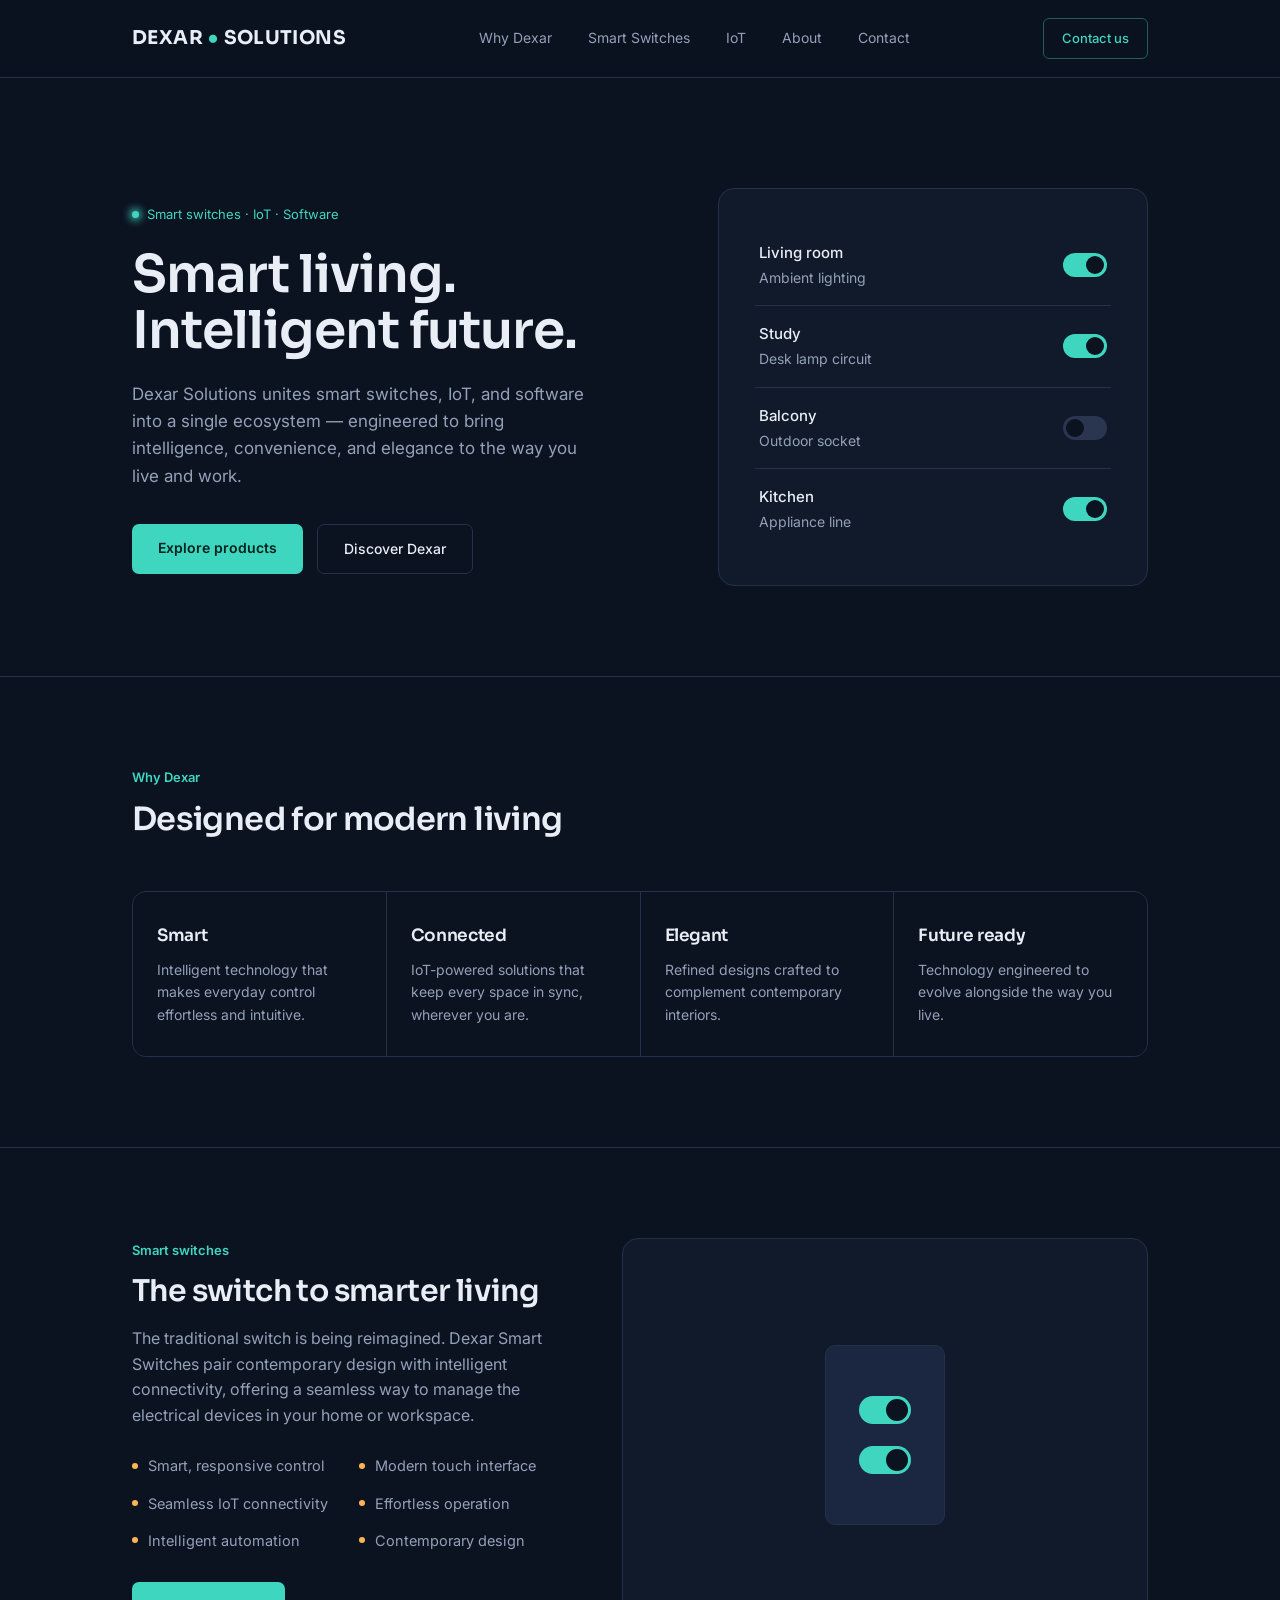
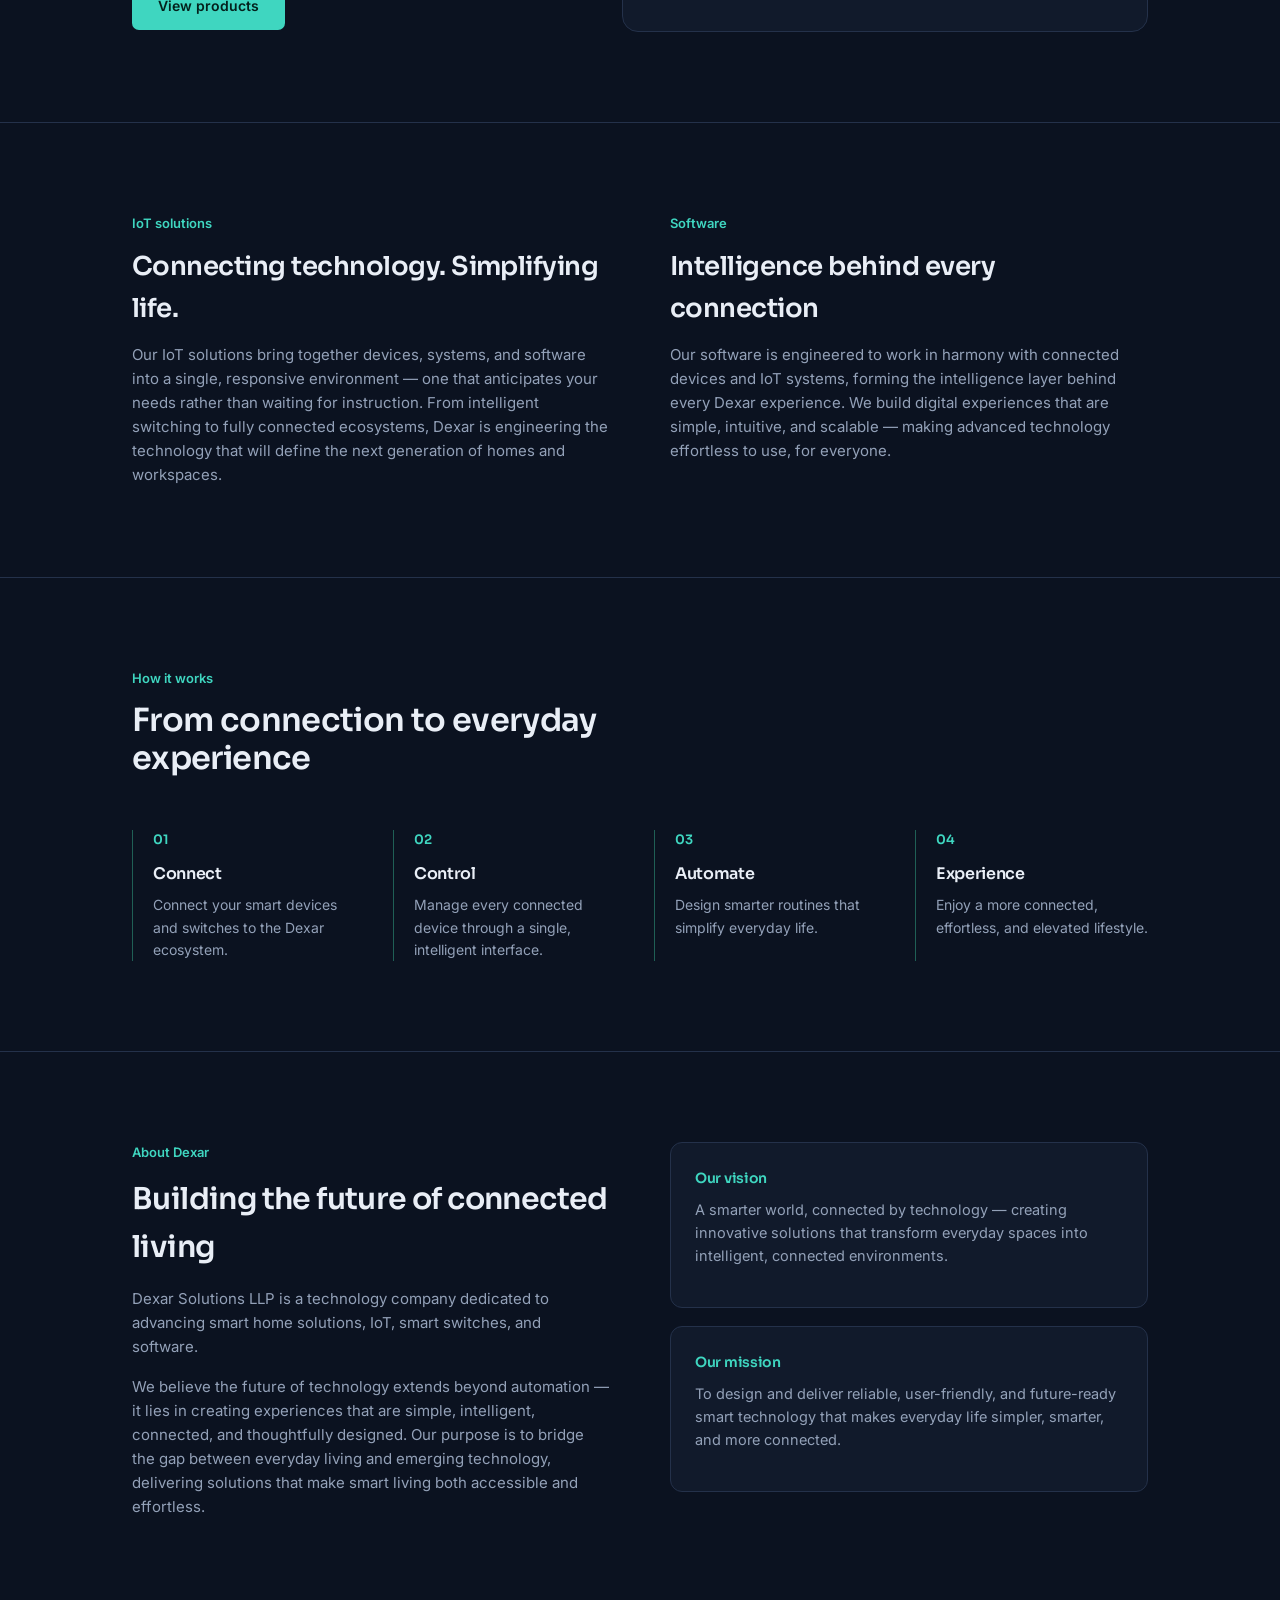
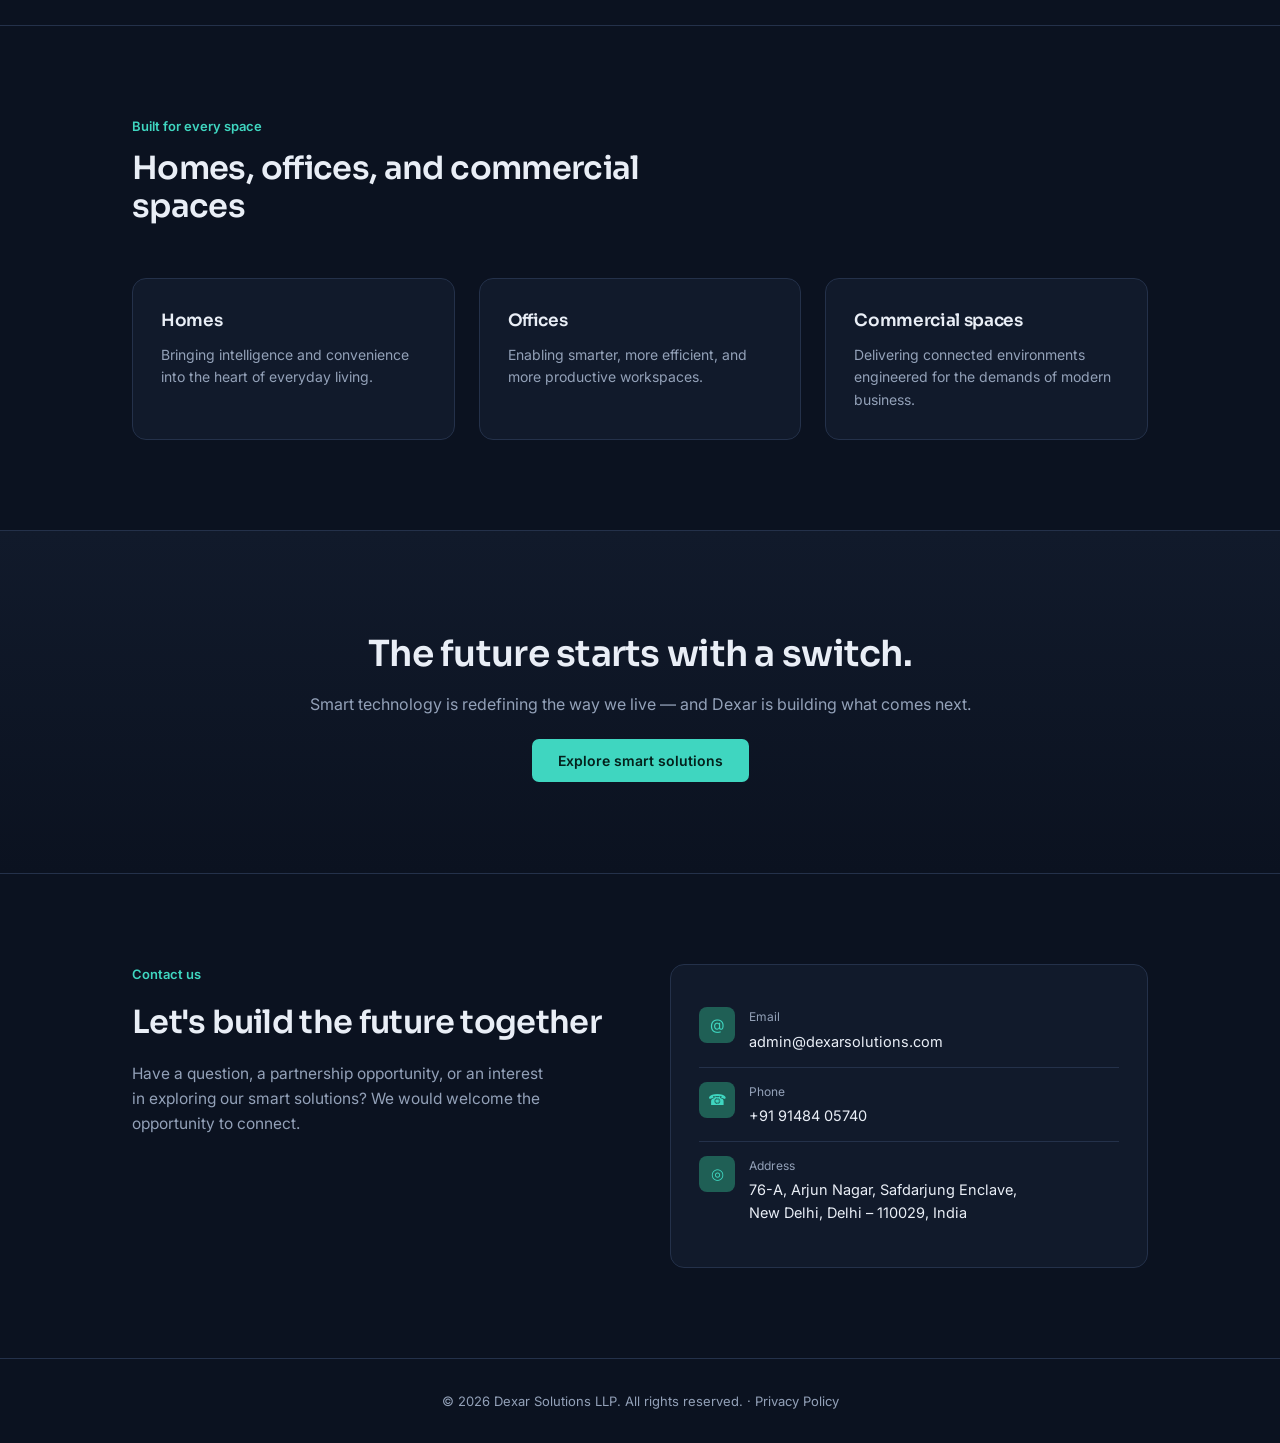
<file: index.html>
<!DOCTYPE html>
<html lang="en">
<head>
<meta charset="UTF-8">
<meta name="viewport" content="width=device-width, initial-scale=1.0">
<title>Dexar Solutions LLP — Smart Living. Intelligent Future.</title>
<link rel="preconnect" href="https://fonts.googleapis.com">
<link rel="preconnect" href="https://fonts.gstatic.com" crossorigin>
<link href="https://fonts.googleapis.com/css2?family=Sora:wght@400;500;600;700&family=Inter:wght@400;500;600&display=swap" rel="stylesheet">
<style>
  :root{
    --bg: #0B1220;
    --bg-alt: #111A2B;
    --card: #15203380;
    --line: #24314A;
    --text: #E9EEF6;
    --text-dim: #93A1B8;
    --accent: #3FD6C0;
    --accent-dim: #1F5F55;
    --amber: #FFB454;
  }
  *{box-sizing:border-box;margin:0;padding:0;}
  html{scroll-behavior:smooth;}
  body{
    background:var(--bg);
    color:var(--text);
    font-family:'Inter',sans-serif;
    line-height:1.6;
    font-size:16px;
  }
  h1,h2,h3{
    font-family:'Sora',sans-serif;
    font-weight:600;
    letter-spacing:-0.02em;
  }
  .wrap{max-width:1080px;margin:0 auto;padding:0 32px;}
  a{color:inherit;text-decoration:none;}

  /* nav */
  header{
    position:sticky;top:0;z-index:10;
    background:rgba(11,18,32,0.85);
    backdrop-filter:blur(10px);
    border-bottom:1px solid var(--line);
  }
  nav{
    display:flex;align-items:center;justify-content:space-between;
    padding:18px 32px;max-width:1080px;margin:0 auto;
  }
  .logo{font-family:'Sora',sans-serif;font-weight:700;font-size:19px;letter-spacing:0.02em;}
  .logo span{color:var(--accent);}
  .navlinks{display:flex;gap:36px;font-size:14px;color:var(--text-dim);}
  .navlinks a:hover{color:var(--text);}
  .navcta{
    border:1px solid var(--accent-dim);
    color:var(--accent);
    padding:9px 18px;
    border-radius:6px;
    font-size:13px;
    font-weight:500;
  }
  .navcta:hover{background:var(--accent-dim);}

  /* hero */
  .hero{
    padding:110px 0 90px;
    display:grid;
    grid-template-columns:1.1fr 0.9fr;
    gap:60px;
    align-items:center;
  }
  .eyebrow{
    display:inline-flex;align-items:center;gap:8px;
    font-size:13px;color:var(--accent);
    margin-bottom:22px;
  }
  .dot{width:7px;height:7px;border-radius:50%;background:var(--accent);box-shadow:0 0 8px 2px var(--accent);}
  .hero h1{font-size:52px;line-height:1.08;margin-bottom:22px;}
  .hero p{font-size:17px;color:var(--text-dim);max-width:460px;margin-bottom:34px;}
  .btnrow{display:flex;gap:14px;}
  .btn-primary{
    background:var(--accent);color:#04211C;font-weight:600;
    padding:13px 26px;border-radius:7px;font-size:14px;
  }
  .btn-primary:hover{background:#5FE3CF;}
  .btn-secondary{
    border:1px solid var(--line);color:var(--text);
    padding:13px 26px;border-radius:7px;font-size:14px;font-weight:500;
  }
  .btn-secondary:hover{border-color:var(--accent-dim);}

  /* hero switch graphic */
  .switch-panel{
    background:var(--bg-alt);
    border:1px solid var(--line);
    border-radius:16px;
    padding:36px;
  }
  .switch-row{
    display:flex;align-items:center;justify-content:space-between;
    padding:16px 4px;
    border-bottom:1px solid var(--line);
  }
  .switch-row:last-child{border-bottom:none;}
  .switch-label{font-size:14px;color:var(--text-dim);}
  .switch-label b{display:block;color:var(--text);font-size:15px;font-weight:500;margin-bottom:2px;}
  .toggle{width:44px;height:24px;border-radius:12px;position:relative;flex-shrink:0;}
  .toggle.on{background:var(--accent);}
  .toggle.off{background:#2A3650;}
  .toggle::after{
    content:'';position:absolute;top:3px;width:18px;height:18px;border-radius:50%;
    background:#0B1220;
  }
  .toggle.on::after{right:3px;}
  .toggle.off::after{left:3px;}

  /* section shell */
  section{padding:90px 0;border-top:1px solid var(--line);}
  .section-head{max-width:560px;margin-bottom:52px;}
  .kicker{color:var(--accent);font-size:13px;font-weight:600;margin-bottom:12px;}
  .section-head h2{font-size:32px;line-height:1.2;}
  .section-head p{color:var(--text-dim);margin-top:14px;font-size:16px;}

  /* why grid */
  .why-grid{display:grid;grid-template-columns:repeat(4,1fr);gap:1px;background:var(--line);border:1px solid var(--line);border-radius:14px;overflow:hidden;}
  .why-card{background:var(--bg);padding:30px 24px;}
  .why-card h3{font-size:17px;margin-bottom:10px;}
  .why-card p{font-size:14px;color:var(--text-dim);}

  /* switches feature */
  .feature{display:grid;grid-template-columns:0.9fr 1.1fr;gap:60px;align-items:center;}
  .feature-list{list-style:none;display:grid;grid-template-columns:1fr 1fr;gap:14px 24px;margin-top:26px;}
  .feature-list li{display:flex;align-items:center;gap:10px;font-size:14.5px;color:var(--text-dim);}
  .feature-list li::before{content:'';width:6px;height:6px;border-radius:50%;background:var(--amber);flex-shrink:0;}
  .feature-visual{
    background:var(--bg-alt);border:1px solid var(--line);border-radius:16px;
    aspect-ratio:4/3;display:flex;align-items:center;justify-content:center;position:relative;
  }
  .plate{
    width:120px;height:180px;background:#1B2740;border:1px solid var(--line);
    border-radius:10px;display:flex;flex-direction:column;align-items:center;justify-content:center;gap:22px;
  }
  .toggle-lg{width:52px;height:28px;border-radius:14px;background:var(--accent);position:relative;}
  .toggle-lg::after{content:'';position:absolute;top:3px;right:3px;width:22px;height:22px;border-radius:50%;background:#0B1220;}

  /* two col simple */
  .duo{display:grid;grid-template-columns:1fr 1fr;gap:60px;}
  .duo h2{font-size:26px;margin-bottom:14px;}
  .duo p{color:var(--text-dim);font-size:15px;}

  /* how it works */
  .steps{display:grid;grid-template-columns:repeat(4,1fr);gap:28px;}
  .step{border-left:1px solid var(--accent-dim);padding-left:20px;}
  .step-num{font-family:'Sora',sans-serif;color:var(--accent);font-size:13px;font-weight:600;margin-bottom:10px;}
  .step h3{font-size:16px;margin-bottom:8px;}
  .step p{font-size:14px;color:var(--text-dim);}

  /* about */
  .about-grid{display:grid;grid-template-columns:1fr 1fr;gap:60px;}
  .about-grid p{color:var(--text-dim);font-size:15px;margin-bottom:16px;}
  .vm-card{background:var(--bg-alt);border:1px solid var(--line);border-radius:12px;padding:24px;margin-bottom:18px;}
  .vm-card h3{font-size:14px;color:var(--accent);margin-bottom:8px;}
  .vm-card p{font-size:14.5px;color:var(--text-dim);}

  /* spaces */
  .spaces{display:grid;grid-template-columns:repeat(3,1fr);gap:24px;}
  .space-card{background:var(--bg-alt);border:1px solid var(--line);border-radius:14px;padding:28px;}
  .space-card h3{font-size:17px;margin-bottom:10px;}
  .space-card p{font-size:14px;color:var(--text-dim);}

  /* cta band */
  .cta-band{
    background:linear-gradient(180deg,var(--bg-alt),var(--bg));
    text-align:center;padding:100px 0;border-top:1px solid var(--line);
  }
  .cta-band h2{font-size:36px;max-width:640px;margin:0 auto 16px;line-height:1.25;}
  .cta-band p{color:var(--text-dim);margin-bottom:30px;}

  /* contact */
  .contact-grid{display:grid;grid-template-columns:1fr 1fr;gap:60px;align-items:start;}
  .contact-grid h2{font-size:32px;margin-bottom:14px;}
  .contact-grid > div:first-child p{color:var(--text-dim);font-size:15.5px;max-width:420px;}
  .contact-card{background:var(--bg-alt);border:1px solid var(--line);border-radius:14px;padding:28px;}
  .contact-row{display:flex;gap:14px;padding:14px 0;border-bottom:1px solid var(--line);}
  .contact-row:last-child{border-bottom:none;}
  .contact-row .ic{width:36px;height:36px;border-radius:8px;background:var(--accent-dim);color:var(--accent);display:flex;align-items:center;justify-content:center;font-size:15px;flex-shrink:0;}
  .contact-row .lab{font-size:12px;color:var(--text-dim);margin-bottom:3px;}
  .contact-row .val{font-size:14.5px;color:var(--text);}

  footer{border-top:1px solid var(--line);padding:32px 0;text-align:center;color:var(--text-dim);font-size:13px;}
  footer a:hover{color:var(--text);}

  @media(max-width:860px){
    .hero{grid-template-columns:1fr;padding-top:70px;}
    .hero h1{font-size:38px;}
    .why-grid{grid-template-columns:1fr 1fr;}
    .feature{grid-template-columns:1fr;}
    .duo{grid-template-columns:1fr;gap:20px;}
    .steps{grid-template-columns:1fr 1fr;}
    .about-grid{grid-template-columns:1fr;}
    .spaces{grid-template-columns:1fr;}
    .contact-grid{grid-template-columns:1fr;}
    .navlinks{display:none;}
  }
</style>
</head>
<body>

<header>
  <nav>
    <div class="logo">DEXAR <span>●</span> SOLUTIONS</div>
    <div class="navlinks">
      <a href="#why">Why Dexar</a>
      <a href="#switches">Smart Switches</a>
      <a href="#iot">IoT</a>
      <a href="#about">About</a>
      <a href="#contact">Contact</a>
    </div>
    <a href="#contact" class="navcta">Contact us</a>
  </nav>
</header>

<div class="wrap">
  <section class="hero" style="border-top:none;">
    <div>
      <div class="eyebrow"><span class="dot"></span>Smart switches · IoT · Software</div>
      <h1>Smart living.<br>Intelligent future.</h1>
      <p>Dexar Solutions unites smart switches, IoT, and software into a single ecosystem — engineered to bring intelligence, convenience, and elegance to the way you live and work.</p>
      <div class="btnrow">
        <a href="#switches" class="btn-primary">Explore products</a>
        <a href="#about" class="btn-secondary">Discover Dexar</a>
      </div>
    </div>
    <div class="switch-panel">
      <div class="switch-row">
        <div class="switch-label"><b>Living room</b>Ambient lighting</div>
        <div class="toggle on"></div>
      </div>
      <div class="switch-row">
        <div class="switch-label"><b>Study</b>Desk lamp circuit</div>
        <div class="toggle on"></div>
      </div>
      <div class="switch-row">
        <div class="switch-label"><b>Balcony</b>Outdoor socket</div>
        <div class="toggle off"></div>
      </div>
      <div class="switch-row">
        <div class="switch-label"><b>Kitchen</b>Appliance line</div>
        <div class="toggle on"></div>
      </div>
    </div>
  </section>
</div>

<section id="why">
  <div class="wrap">
    <div class="section-head">
      <div class="kicker">Why Dexar</div>
      <h2>Designed for modern living</h2>
    </div>
    <div class="why-grid">
      <div class="why-card">
        <h3>Smart</h3>
        <p>Intelligent technology that makes everyday control effortless and intuitive.</p>
      </div>
      <div class="why-card">
        <h3>Connected</h3>
        <p>IoT-powered solutions that keep every space in sync, wherever you are.</p>
      </div>
      <div class="why-card">
        <h3>Elegant</h3>
        <p>Refined designs crafted to complement contemporary interiors.</p>
      </div>
      <div class="why-card">
        <h3>Future ready</h3>
        <p>Technology engineered to evolve alongside the way you live.</p>
      </div>
    </div>
  </div>
</section>

<section id="switches">
  <div class="wrap">
    <div class="feature">
      <div>
        <div class="kicker">Smart switches</div>
        <h2 style="font-size:30px;line-height:1.25;">The switch to smarter living</h2>
        <p style="color:var(--text-dim);margin-top:16px;">The traditional switch is being reimagined. Dexar Smart Switches pair contemporary design with intelligent connectivity, offering a seamless way to manage the electrical devices in your home or workspace.</p>
        <ul class="feature-list">
          <li>Smart, responsive control</li>
          <li>Modern touch interface</li>
          <li>Seamless IoT connectivity</li>
          <li>Effortless operation</li>
          <li>Intelligent automation</li>
          <li>Contemporary design</li>
        </ul>
        <a href="#contact" class="btn-primary" style="display:inline-block;margin-top:30px;">View products</a>
      </div>
      <div class="feature-visual">
        <div class="plate">
          <div class="toggle-lg"></div>
          <div class="toggle-lg"></div>
        </div>
      </div>
    </div>
  </div>
</section>

<section id="iot">
  <div class="wrap">
    <div class="duo">
      <div>
        <div class="kicker">IoT solutions</div>
        <h2>Connecting technology. Simplifying life.</h2>
        <p>Our IoT solutions bring together devices, systems, and software into a single, responsive environment — one that anticipates your needs rather than waiting for instruction. From intelligent switching to fully connected ecosystems, Dexar is engineering the technology that will define the next generation of homes and workspaces.</p>
      </div>
      <div>
        <div class="kicker">Software</div>
        <h2>Intelligence behind every connection</h2>
        <p>Our software is engineered to work in harmony with connected devices and IoT systems, forming the intelligence layer behind every Dexar experience. We build digital experiences that are simple, intuitive, and scalable — making advanced technology effortless to use, for everyone.</p>
      </div>
    </div>
  </div>
</section>

<section>
  <div class="wrap">
    <div class="section-head">
      <div class="kicker">How it works</div>
      <h2>From connection to everyday experience</h2>
    </div>
    <div class="steps">
      <div class="step">
        <div class="step-num">01</div>
        <h3>Connect</h3>
        <p>Connect your smart devices and switches to the Dexar ecosystem.</p>
      </div>
      <div class="step">
        <div class="step-num">02</div>
        <h3>Control</h3>
        <p>Manage every connected device through a single, intelligent interface.</p>
      </div>
      <div class="step">
        <div class="step-num">03</div>
        <h3>Automate</h3>
        <p>Design smarter routines that simplify everyday life.</p>
      </div>
      <div class="step">
        <div class="step-num">04</div>
        <h3>Experience</h3>
        <p>Enjoy a more connected, effortless, and elevated lifestyle.</p>
      </div>
    </div>
  </div>
</section>

<section id="about">
  <div class="wrap">
    <div class="about-grid">
      <div>
        <div class="kicker">About Dexar</div>
        <h2 style="font-size:30px;margin-bottom:16px;">Building the future of connected living</h2>
        <p>Dexar Solutions LLP is a technology company dedicated to advancing smart home solutions, IoT, smart switches, and software.</p>
        <p>We believe the future of technology extends beyond automation — it lies in creating experiences that are simple, intelligent, connected, and thoughtfully designed. Our purpose is to bridge the gap between everyday living and emerging technology, delivering solutions that make smart living both accessible and effortless.</p>
      </div>
      <div>
        <div class="vm-card">
          <h3>Our vision</h3>
          <p>A smarter world, connected by technology — creating innovative solutions that transform everyday spaces into intelligent, connected environments.</p>
        </div>
        <div class="vm-card">
          <h3>Our mission</h3>
          <p>To design and deliver reliable, user-friendly, and future-ready smart technology that makes everyday life simpler, smarter, and more connected.</p>
        </div>
      </div>
    </div>
  </div>
</section>

<section>
  <div class="wrap">
    <div class="section-head">
      <div class="kicker">Built for every space</div>
      <h2>Homes, offices, and commercial spaces</h2>
    </div>
    <div class="spaces">
      <div class="space-card">
        <h3>Homes</h3>
        <p>Bringing intelligence and convenience into the heart of everyday living.</p>
      </div>
      <div class="space-card">
        <h3>Offices</h3>
        <p>Enabling smarter, more efficient, and more productive workspaces.</p>
      </div>
      <div class="space-card">
        <h3>Commercial spaces</h3>
        <p>Delivering connected environments engineered for the demands of modern business.</p>
      </div>
    </div>
  </div>
</section>

<div class="cta-band">
  <div class="wrap">
    <h2>The future starts with a switch.</h2>
    <p>Smart technology is redefining the way we live — and Dexar is building what comes next.</p>
    <a href="#contact" class="btn-primary">Explore smart solutions</a>
  </div>
</div>

<section id="contact">
  <div class="wrap">
    <div class="contact-grid">
      <div>
        <div class="kicker">Contact us</div>
        <h2>Let's build the future together</h2>
        <p>Have a question, a partnership opportunity, or an interest in exploring our smart solutions? We would welcome the opportunity to connect.</p>
      </div>
      <div class="contact-card">
        <div class="contact-row">
          <div class="ic">@</div>
          <div>
            <div class="lab">Email</div>
            <div class="val">admin@dexarsolutions.com</div>
          </div>
        </div>
        <div class="contact-row">
          <div class="ic">☎</div>
          <div>
            <div class="lab">Phone</div>
            <div class="val">+91 91484 05740</div>
          </div>
        </div>
        <div class="contact-row">
          <div class="ic">◎</div>
          <div>
            <div class="lab">Address</div>
            <div class="val">76-A, Arjun Nagar, Safdarjung Enclave,<br>New Delhi, Delhi – 110029, India</div>
          </div>
        </div>
      </div>
    </div>
  </div>
</section>

<footer>
  <div class="wrap">© 2026 Dexar Solutions LLP. All rights reserved. · <a href="privacy.html">Privacy Policy</a></div>
</footer>

</body>
</html>
</file>
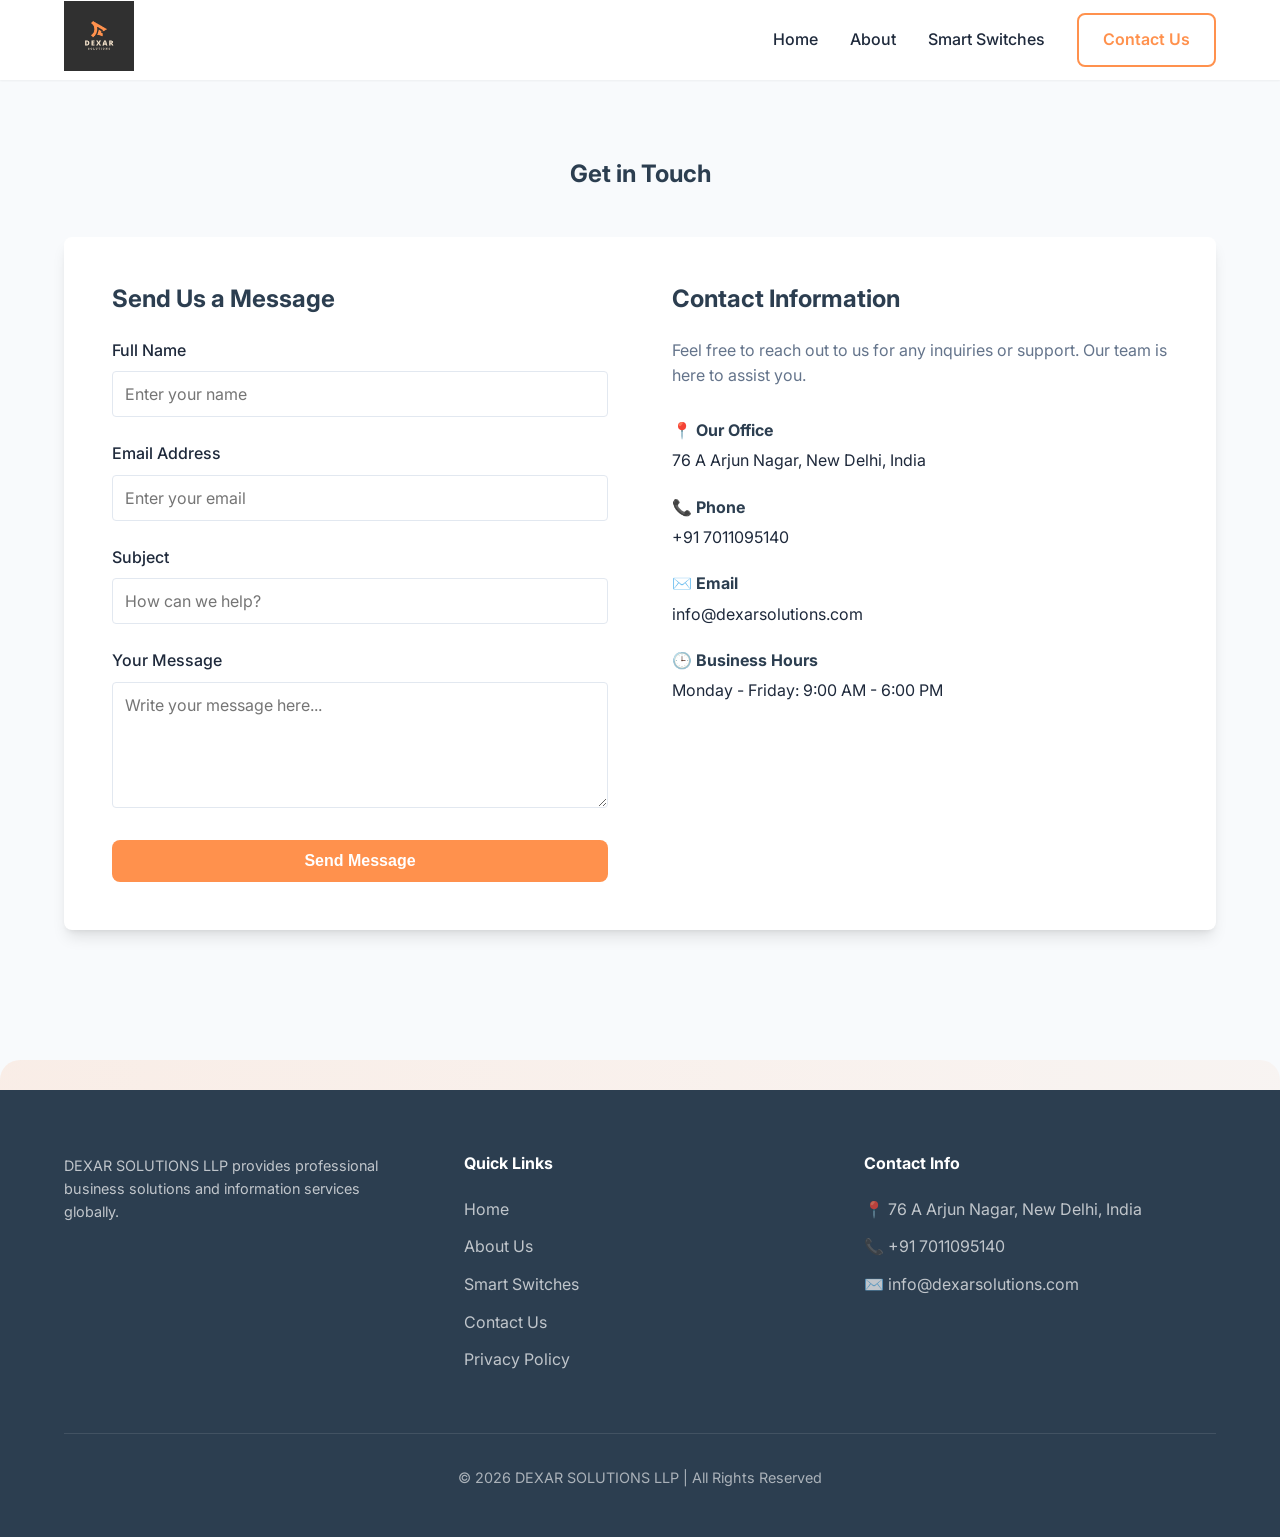
<file: contact.html>
<!DOCTYPE html>
<html lang="en">

<head>
    <meta charset="UTF-8">
    <meta name="viewport" content="width=device-width, initial-scale=1.0">
    <title>Contact Us | Dexar Solutions LLP</title>
    <meta name="description"
        content="Get in touch with Dexar Solutions LLP for professional business and information services.">
    <link rel="preconnect" href="https://fonts.googleapis.com">
    <link rel="preconnect" href="https://fonts.gstatic.com" crossorigin>
    <link href="https://fonts.googleapis.com/css2?family=Inter:wght@400;500;600;700&display=swap" rel="stylesheet">
    <link rel="stylesheet" href="style.css">
</head>

<body>

    <header>
        <div class="container header-container">
            <a href="index.html" class="logo">
                <img src="assets/logo.png" alt="Dexar Solutions Logo">
            </a>
            <!-- Mobile nav toggle -->
            <button class="nav-toggle" aria-label="Toggle navigation" aria-expanded="false">
                <span class="hamburger"></span>
            </button>
            <nav>
                <a href="index.html">Home</a>
                <a href="index.html#about">About</a>
                <a href="index.html#switches">Smart Switches</a>
                <a href="contact.html" class="btn btn-outline">Contact Us</a>
            </nav>
        </div>
    </header>

    <main>
        <section class="section-padding">
            <div class="container">
                <h1 style="text-align: center; margin-bottom: 3rem;">Get in Touch</h1>

                <div class="contact-container">
                    <div class="contact-form">
                        <h2>Send Us a Message</h2>
                        <form>
                            <div class="form-group">
                                <label for="name">Full Name</label>
                                <input type="text" id="name" name="name" placeholder="Enter your name" required>
                            </div>

                            <div class="form-group">
                                <label for="email">Email Address</label>
                                <input type="email" id="email" name="email" placeholder="Enter your email" required>
                            </div>

                            <div class="form-group">
                                <label for="subject">Subject</label>
                                <input type="text" id="subject" name="subject" placeholder="How can we help?">
                            </div>

                            <div class="form-group">
                                <label for="message">Your Message</label>
                                <textarea id="message" name="message" rows="5" placeholder="Write your message here..."
                                    required></textarea>
                            </div>

                            <button type="submit" class="btn" style="width: 100%;">Send Message</button>
                        </form>
                    </div>

                    <div class="contact-details">
                        <h2>Contact Information</h2>
                        <p style="margin-bottom: 2rem; color: var(--text-muted);">
                            Feel free to reach out to us for any inquiries or support. Our team is here to assist you.
                        </p>

                        <div style="margin-bottom: 1.5rem;">
                            <h4 style="margin-bottom: 0.5rem;">📍 Our Office</h4>
                            <p>76 A Arjun Nagar, New Delhi, India</p>
                        </div>

                        <div style="margin-bottom: 1.5rem;">
                            <h4 style="margin-bottom: 0.5rem;">📞 Phone</h4>
                            <p>+91 7011095140</p>
                        </div>

                        <div style="margin-bottom: 1.5rem;">
                            <h4 style="margin-bottom: 0.5rem;">✉️ Email</h4>
                            <p>info@dexarsolutions.com</p>
                        </div>

                        <div style="margin-bottom: 1.5rem;">
                            <h4 style="margin-bottom: 0.5rem;">🕒 Business Hours</h4>
                            <p>Monday - Friday: 9:00 AM - 6:00 PM</p>
                        </div>
                    </div>
                </div>
            </div>
        </section>
    </main>

    <footer>
        <div class="container">
            <div class="footer-grid">
                <div class="footer-column">
                    <!-- <img src="assets/logo.png" alt="Dexar Solutions Logo" class="footer-logo"> -->
                    <p style="opacity: 0.7; font-size: 0.9rem;">
                        DEXAR SOLUTIONS LLP provides professional business solutions and information services globally.
                    </p>
                </div>
                <div class="footer-column">
                    <h4>Quick Links</h4>
                    <ul class="footer-links">
                        <li><a href="index.html">Home</a></li>
                        <li><a href="index.html#about">About Us</a></li>
                        <li><a href="index.html#switches">Smart Switches</a></li>
                        <li><a href="contact.html">Contact Us</a></li>
                        <li><a href="privacy.html">Privacy Policy</a></li>
                    </ul>
                </div>
                <div class="footer-column">
                    <h4>Contact Info</h4>
                    <ul class="footer-links">
                        <li><span style="opacity: 0.7;">📍 76 A Arjun Nagar, New Delhi, India</span></li>
                        <li><span style="opacity: 0.7;">📞 +91 7011095140</span></li>
                        <li><span style="opacity: 0.7;">✉️ info@dexarsolutions.com</span></li>
                    </ul>
                </div>
            </div>
            <div class="footer-bottom">
                <p>&copy; 2026 DEXAR SOLUTIONS LLP | All Rights Reserved</p>
            </div>
        </div>
    </footer>

        <script src="script.js"></script>
</body>

</html>
</file>
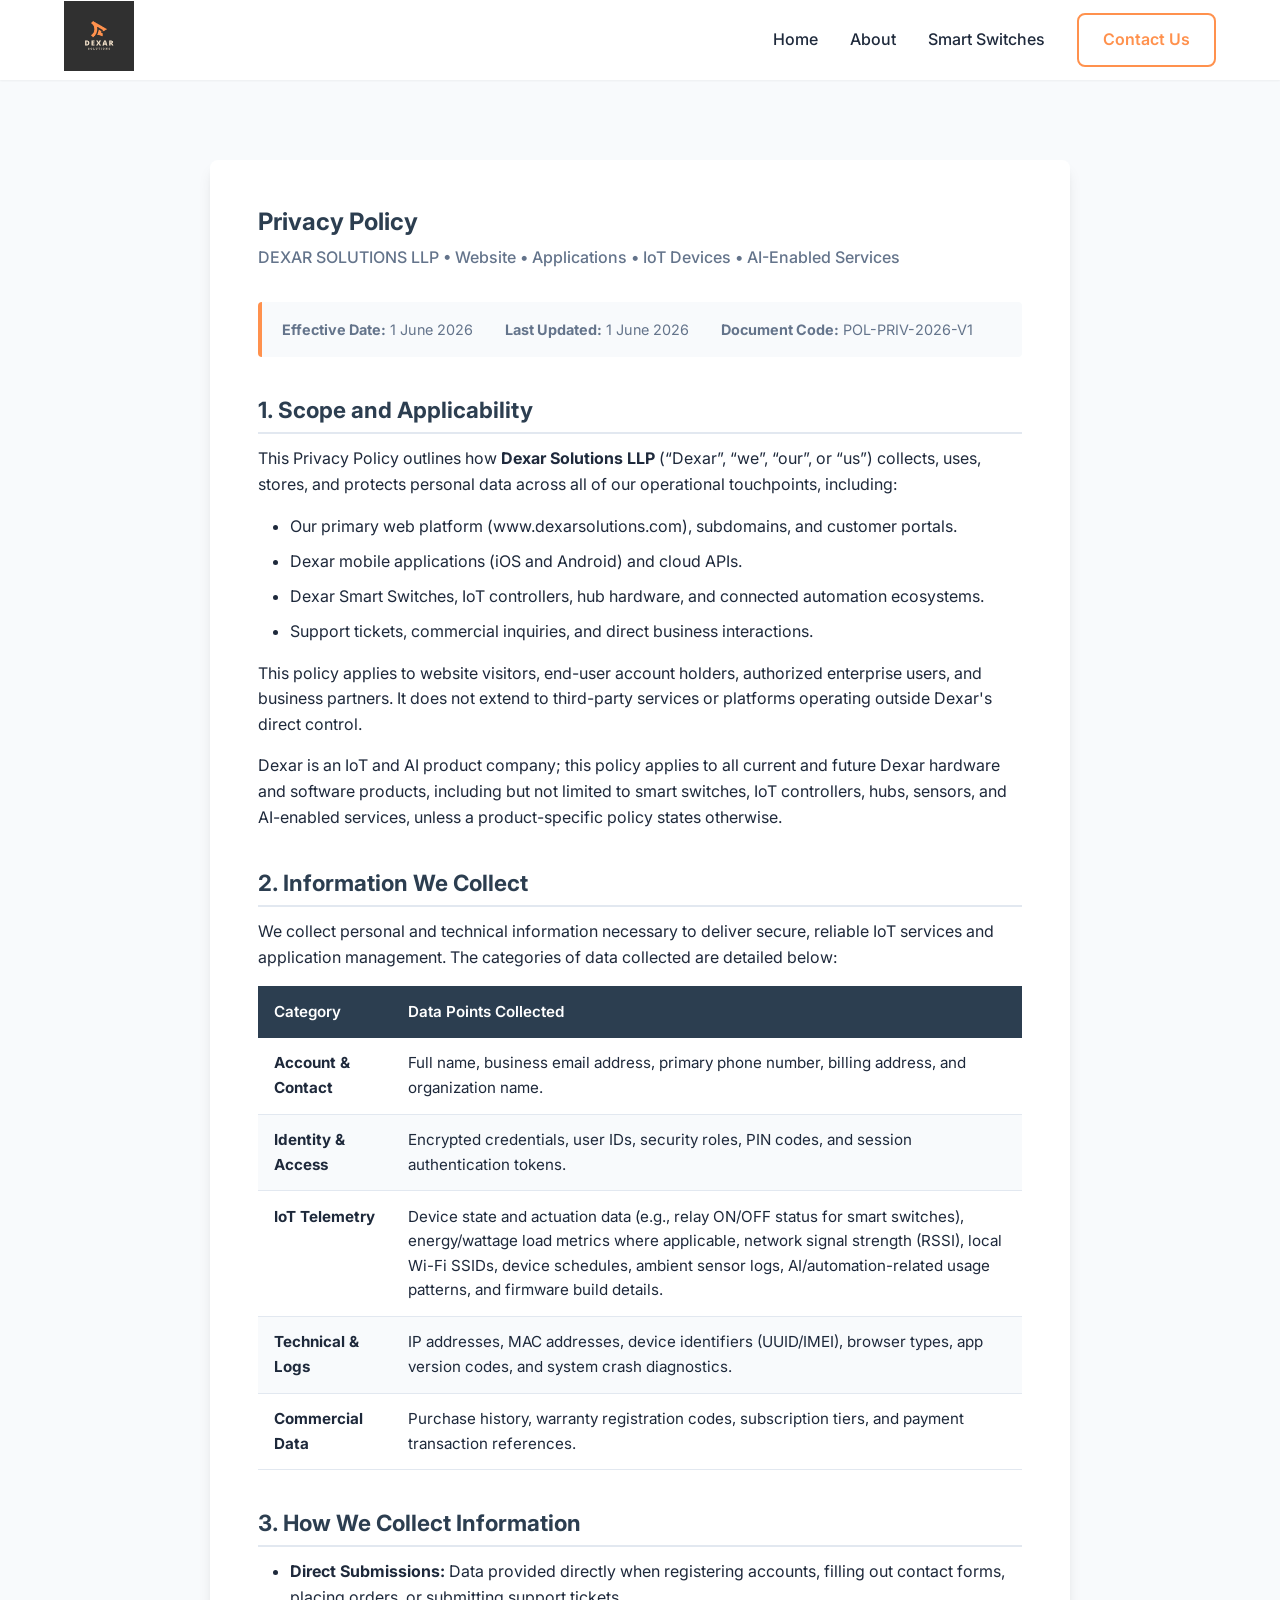
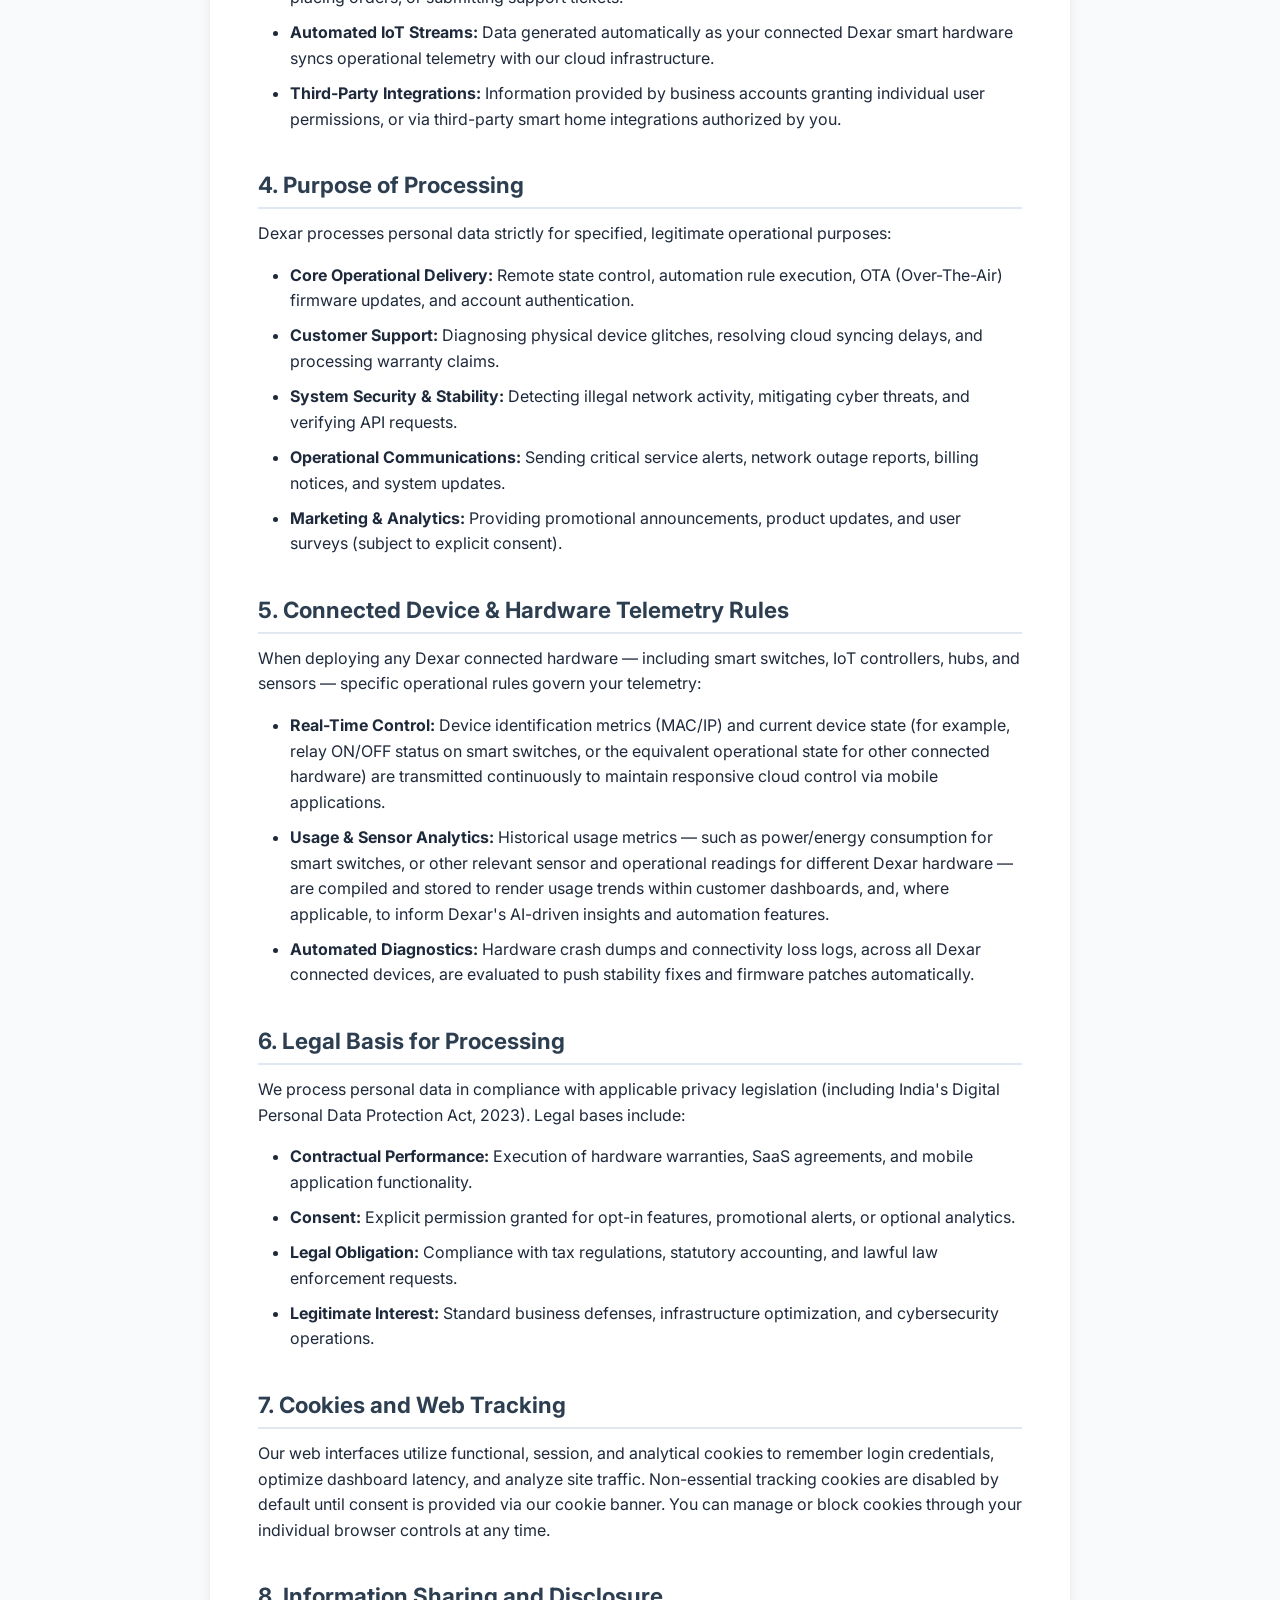
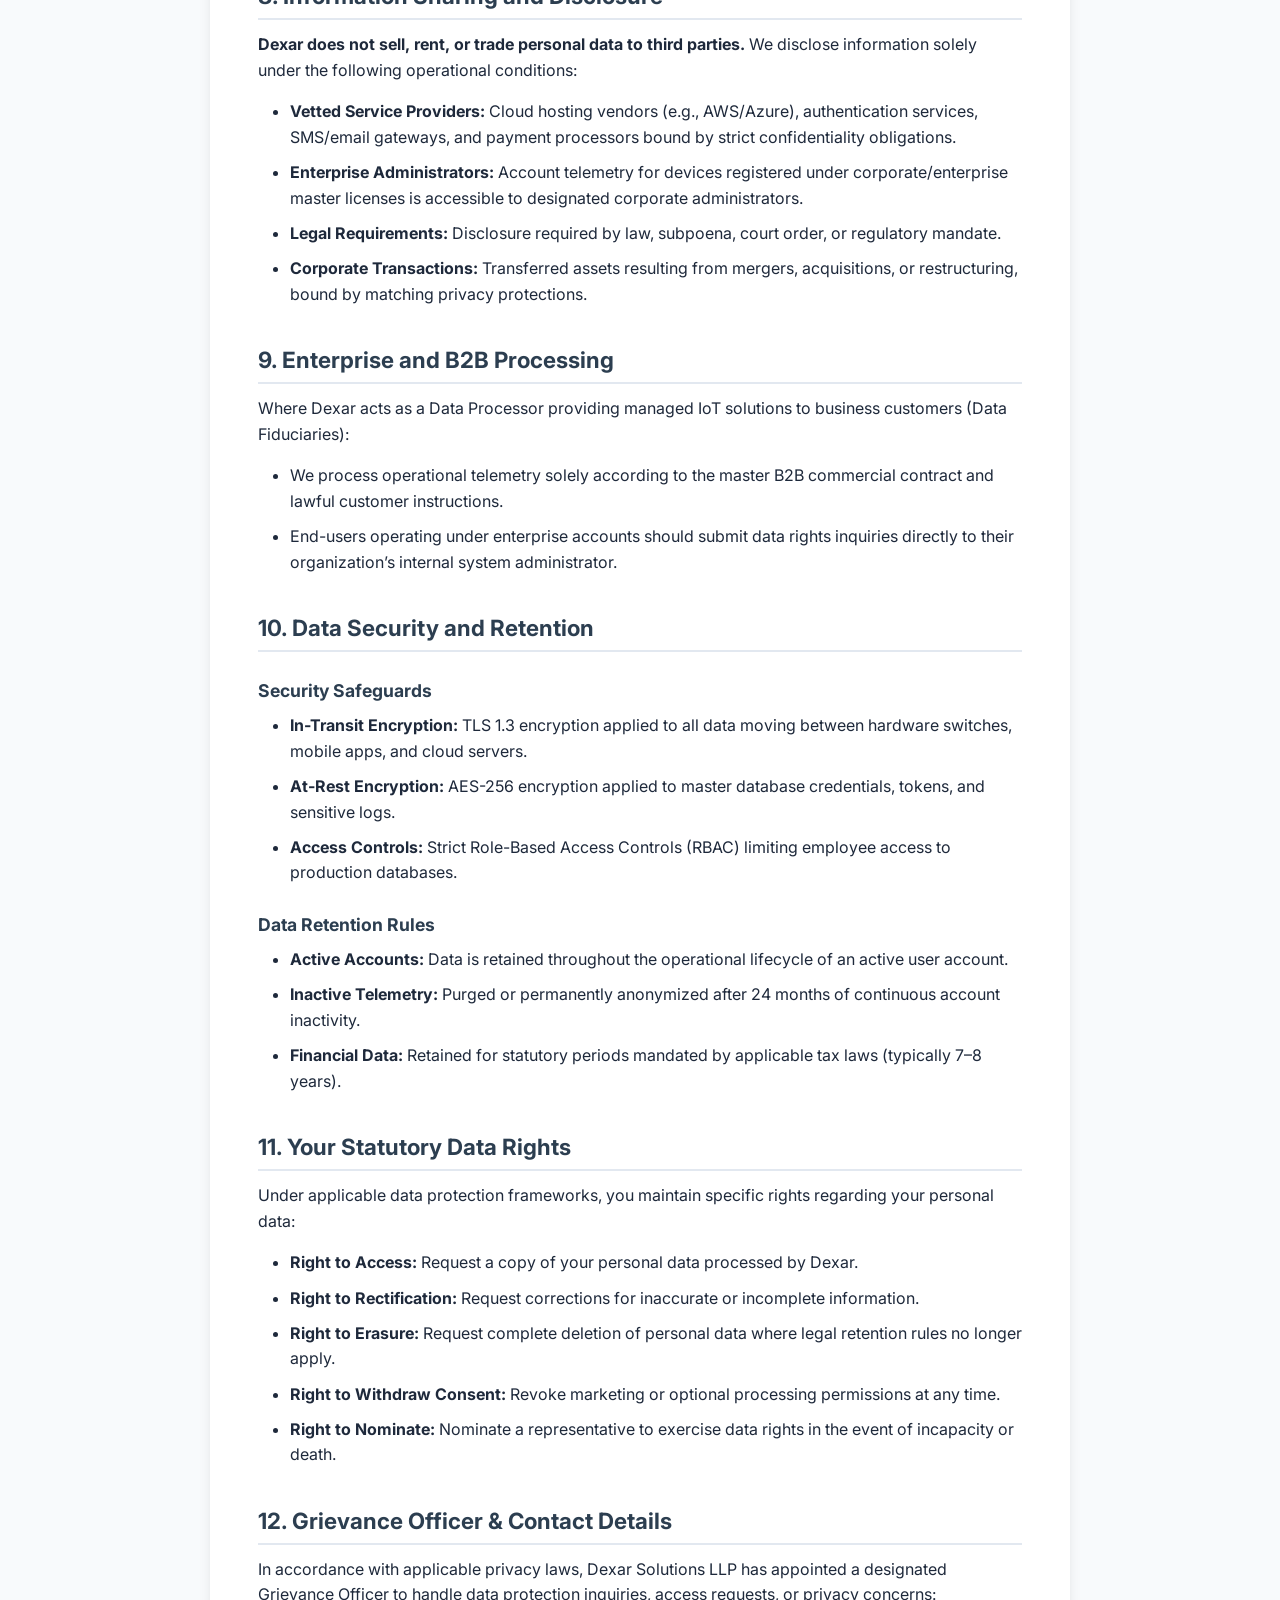
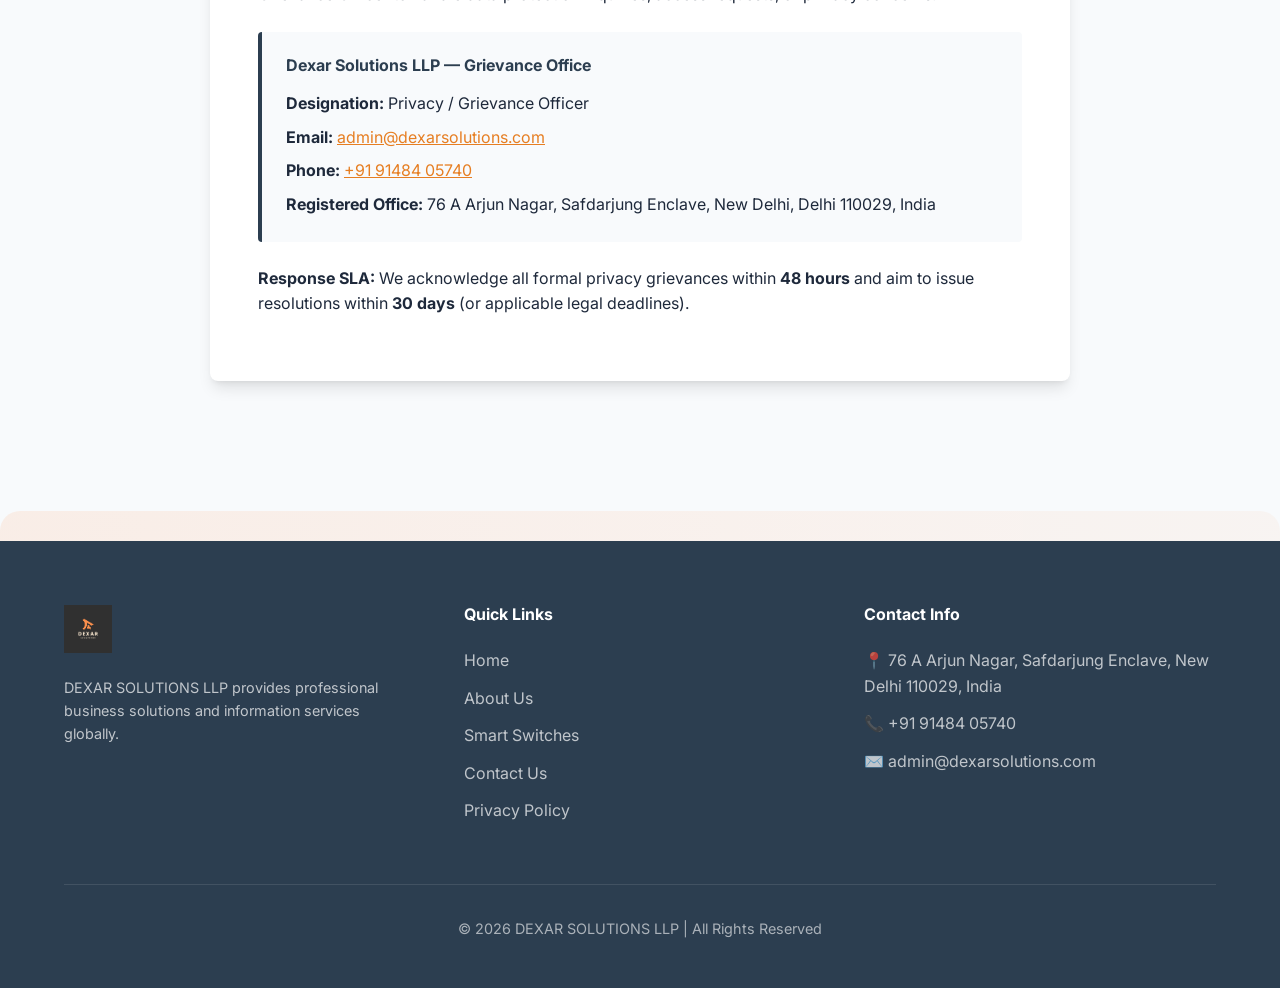
<file: privacy.html>
<!DOCTYPE html>
<html lang="en">

<head>
    <meta charset="UTF-8">
    <meta name="viewport" content="width=device-width, initial-scale=1.0">
    <title>Privacy Policy | Dexar Solutions LLP</title>
    <meta name="description"
        content="Privacy Policy for Dexar Solutions LLP covering our website, mobile applications, IoT devices, and AI-enabled services.">
    <link rel="preconnect" href="https://fonts.googleapis.com">
    <link rel="preconnect" href="https://fonts.gstatic.com" crossorigin>
    <link href="https://fonts.googleapis.com/css2?family=Inter:wght@400;500;600;700&display=swap" rel="stylesheet">
    <link rel="stylesheet" href="style.css">
</head>

<body>

    <header>
        <div class="container header-container">
            <a href="index.html" class="logo">
                <img src="assets/logo.png" alt="Dexar Solutions Logo">
            </a>
            <!-- Mobile nav toggle -->
            <button class="nav-toggle" aria-label="Toggle navigation" aria-expanded="false">
                <span class="hamburger"></span>
            </button>
            <nav>
                <a href="index.html">Home</a>
                <a href="index.html#about">About</a>
                <a href="index.html#switches">Smart Switches</a>
                <a href="contact.html" class="btn btn-outline">Contact Us</a>
            </nav>
        </div>
    </header>

    <main>
        <section class="section-padding">
            <div class="container">
                <div class="legal-page">
                    <h1>Privacy Policy</h1>
                    <p class="legal-subtitle">
                        DEXAR SOLUTIONS LLP &bull; Website &bull; Applications &bull; IoT Devices &bull; AI-Enabled
                        Services
                    </p>

                    <div class="legal-meta">
                        <span><strong>Effective Date:</strong> 1 June 2026</span>
                        <span><strong>Last Updated:</strong> 1 June 2026</span>
                        <span><strong>Document Code:</strong> POL-PRIV-2026-V1</span>
                    </div>

                    <h2>1. Scope and Applicability</h2>
                    <p>
                        This Privacy Policy outlines how <strong>Dexar Solutions LLP</strong> (&ldquo;Dexar&rdquo;,
                        &ldquo;we&rdquo;, &ldquo;our&rdquo;, or &ldquo;us&rdquo;) collects, uses, stores, and protects
                        personal data across all of our operational touchpoints, including:
                    </p>
                    <ul>
                        <li>Our primary web platform (www.dexarsolutions.com), subdomains, and customer portals.</li>
                        <li>Dexar mobile applications (iOS and Android) and cloud APIs.</li>
                        <li>Dexar Smart Switches, IoT controllers, hub hardware, and connected automation ecosystems.
                        </li>
                        <li>Support tickets, commercial inquiries, and direct business interactions.</li>
                    </ul>
                    <p>
                        This policy applies to website visitors, end-user account holders, authorized enterprise users,
                        and business partners. It does not extend to third-party services or platforms operating
                        outside Dexar's direct control.
                    </p>
                    <p>
                        Dexar is an IoT and AI product company; this policy applies to all current and future Dexar
                        hardware and software products, including but not limited to smart switches, IoT controllers,
                        hubs, sensors, and AI-enabled services, unless a product-specific policy states otherwise.
                    </p>

                    <h2>2. Information We Collect</h2>
                    <p>
                        We collect personal and technical information necessary to deliver secure, reliable IoT services
                        and application management. The categories of data collected are detailed below:
                    </p>
                    <div class="table-wrap">
                        <table class="legal-table">
                            <thead>
                                <tr>
                                    <th>Category</th>
                                    <th>Data Points Collected</th>
                                </tr>
                            </thead>
                            <tbody>
                                <tr>
                                    <td><strong>Account &amp; Contact</strong></td>
                                    <td>Full name, business email address, primary phone number, billing address, and
                                        organization name.</td>
                                </tr>
                                <tr>
                                    <td><strong>Identity &amp; Access</strong></td>
                                    <td>Encrypted credentials, user IDs, security roles, PIN codes, and session
                                        authentication tokens.</td>
                                </tr>
                                <tr>
                                    <td><strong>IoT Telemetry</strong></td>
                                    <td>Device state and actuation data (e.g., relay ON/OFF status for smart switches),
                                        energy/wattage load metrics where applicable, network signal strength (RSSI),
                                        local Wi-Fi SSIDs, device schedules, ambient sensor logs, AI/automation-related
                                        usage patterns, and firmware build details.</td>
                                </tr>
                                <tr>
                                    <td><strong>Technical &amp; Logs</strong></td>
                                    <td>IP addresses, MAC addresses, device identifiers (UUID/IMEI), browser types, app
                                        version codes, and system crash diagnostics.</td>
                                </tr>
                                <tr>
                                    <td><strong>Commercial Data</strong></td>
                                    <td>Purchase history, warranty registration codes, subscription tiers, and payment
                                        transaction references.</td>
                                </tr>
                            </tbody>
                        </table>
                    </div>

                    <h2>3. How We Collect Information</h2>
                    <ul>
                        <li><strong>Direct Submissions:</strong> Data provided directly when registering accounts,
                            filling out contact forms, placing orders, or submitting support tickets.</li>
                        <li><strong>Automated IoT Streams:</strong> Data generated automatically as your connected Dexar
                            smart hardware syncs operational telemetry with our cloud infrastructure.</li>
                        <li><strong>Third-Party Integrations:</strong> Information provided by business accounts granting
                            individual user permissions, or via third-party smart home integrations authorized by you.
                        </li>
                    </ul>

                    <h2>4. Purpose of Processing</h2>
                    <p>Dexar processes personal data strictly for specified, legitimate operational purposes:</p>
                    <ul>
                        <li><strong>Core Operational Delivery:</strong> Remote state control, automation rule execution,
                            OTA (Over-The-Air) firmware updates, and account authentication.</li>
                        <li><strong>Customer Support:</strong> Diagnosing physical device glitches, resolving cloud
                            syncing delays, and processing warranty claims.</li>
                        <li><strong>System Security &amp; Stability:</strong> Detecting illegal network activity,
                            mitigating cyber threats, and verifying API requests.</li>
                        <li><strong>Operational Communications:</strong> Sending critical service alerts, network outage
                            reports, billing notices, and system updates.</li>
                        <li><strong>Marketing &amp; Analytics:</strong> Providing promotional announcements, product
                            updates, and user surveys (subject to explicit consent).</li>
                    </ul>

                    <h2>5. Connected Device &amp; Hardware Telemetry Rules</h2>
                    <p>
                        When deploying any Dexar connected hardware &mdash; including smart switches, IoT controllers,
                        hubs, and sensors &mdash; specific operational rules govern your telemetry:
                    </p>
                    <ul>
                        <li><strong>Real-Time Control:</strong> Device identification metrics (MAC/IP) and current device
                            state (for example, relay ON/OFF status on smart switches, or the equivalent operational
                            state for other connected hardware) are transmitted continuously to maintain responsive
                            cloud control via mobile applications.</li>
                        <li><strong>Usage &amp; Sensor Analytics:</strong> Historical usage metrics &mdash; such as
                            power/energy consumption for smart switches, or other relevant sensor and operational
                            readings for different Dexar hardware &mdash; are compiled and stored to render usage trends
                            within customer dashboards, and, where applicable, to inform Dexar's AI-driven insights and
                            automation features.</li>
                        <li><strong>Automated Diagnostics:</strong> Hardware crash dumps and connectivity loss logs,
                            across all Dexar connected devices, are evaluated to push stability fixes and firmware
                            patches automatically.</li>
                    </ul>

                    <h2>6. Legal Basis for Processing</h2>
                    <p>
                        We process personal data in compliance with applicable privacy legislation (including India's
                        Digital Personal Data Protection Act, 2023). Legal bases include:
                    </p>
                    <ul>
                        <li><strong>Contractual Performance:</strong> Execution of hardware warranties, SaaS agreements,
                            and mobile application functionality.</li>
                        <li><strong>Consent:</strong> Explicit permission granted for opt-in features, promotional
                            alerts, or optional analytics.</li>
                        <li><strong>Legal Obligation:</strong> Compliance with tax regulations, statutory accounting,
                            and lawful law enforcement requests.</li>
                        <li><strong>Legitimate Interest:</strong> Standard business defenses, infrastructure
                            optimization, and cybersecurity operations.</li>
                    </ul>

                    <h2>7. Cookies and Web Tracking</h2>
                    <p>
                        Our web interfaces utilize functional, session, and analytical cookies to remember login
                        credentials, optimize dashboard latency, and analyze site traffic. Non-essential tracking
                        cookies are disabled by default until consent is provided via our cookie banner. You can manage
                        or block cookies through your individual browser controls at any time.
                    </p>

                    <h2>8. Information Sharing and Disclosure</h2>
                    <p>
                        <strong>Dexar does not sell, rent, or trade personal data to third parties.</strong> We disclose
                        information solely under the following operational conditions:
                    </p>
                    <ul>
                        <li><strong>Vetted Service Providers:</strong> Cloud hosting vendors (e.g., AWS/Azure),
                            authentication services, SMS/email gateways, and payment processors bound by strict
                            confidentiality obligations.</li>
                        <li><strong>Enterprise Administrators:</strong> Account telemetry for devices registered under
                            corporate/enterprise master licenses is accessible to designated corporate administrators.
                        </li>
                        <li><strong>Legal Requirements:</strong> Disclosure required by law, subpoena, court order, or
                            regulatory mandate.</li>
                        <li><strong>Corporate Transactions:</strong> Transferred assets resulting from mergers,
                            acquisitions, or restructuring, bound by matching privacy protections.</li>
                    </ul>

                    <h2>9. Enterprise and B2B Processing</h2>
                    <p>
                        Where Dexar acts as a Data Processor providing managed IoT solutions to business customers (Data
                        Fiduciaries):
                    </p>
                    <ul>
                        <li>We process operational telemetry solely according to the master B2B commercial contract and
                            lawful customer instructions.</li>
                        <li>End-users operating under enterprise accounts should submit data rights inquiries directly to
                            their organization&rsquo;s internal system administrator.</li>
                    </ul>

                    <h2>10. Data Security and Retention</h2>
                    <h3>Security Safeguards</h3>
                    <ul>
                        <li><strong>In-Transit Encryption:</strong> TLS 1.3 encryption applied to all data moving between
                            hardware switches, mobile apps, and cloud servers.</li>
                        <li><strong>At-Rest Encryption:</strong> AES-256 encryption applied to master database
                            credentials, tokens, and sensitive logs.</li>
                        <li><strong>Access Controls:</strong> Strict Role-Based Access Controls (RBAC) limiting employee
                            access to production databases.</li>
                    </ul>
                    <h3>Data Retention Rules</h3>
                    <ul>
                        <li><strong>Active Accounts:</strong> Data is retained throughout the operational lifecycle of an
                            active user account.</li>
                        <li><strong>Inactive Telemetry:</strong> Purged or permanently anonymized after 24 months of
                            continuous account inactivity.</li>
                        <li><strong>Financial Data:</strong> Retained for statutory periods mandated by applicable tax
                            laws (typically 7&ndash;8 years).</li>
                    </ul>

                    <h2>11. Your Statutory Data Rights</h2>
                    <p>
                        Under applicable data protection frameworks, you maintain specific rights regarding your personal
                        data:
                    </p>
                    <ul>
                        <li><strong>Right to Access:</strong> Request a copy of your personal data processed by Dexar.
                        </li>
                        <li><strong>Right to Rectification:</strong> Request corrections for inaccurate or incomplete
                            information.</li>
                        <li><strong>Right to Erasure:</strong> Request complete deletion of personal data where legal
                            retention rules no longer apply.</li>
                        <li><strong>Right to Withdraw Consent:</strong> Revoke marketing or optional processing
                            permissions at any time.</li>
                        <li><strong>Right to Nominate:</strong> Nominate a representative to exercise data rights in the
                            event of incapacity or death.</li>
                    </ul>

                    <h2>12. Grievance Officer &amp; Contact Details</h2>
                    <p>
                        In accordance with applicable privacy laws, Dexar Solutions LLP has appointed a designated
                        Grievance Officer to handle data protection inquiries, access requests, or privacy concerns:
                    </p>
                    <div class="legal-callout">
                        <h4>Dexar Solutions LLP &mdash; Grievance Office</h4>
                        <p><strong>Designation:</strong> Privacy / Grievance Officer</p>
                        <p><strong>Email:</strong> <a href="mailto:admin@dexarsolutions.com">admin@dexarsolutions.com</a>
                        </p>
                        <p><strong>Phone:</strong> <a href="tel:+919148405740">+91 91484 05740</a></p>
                        <p><strong>Registered Office:</strong> 76 A Arjun Nagar, Safdarjung Enclave, New Delhi, Delhi
                            110029, India</p>
                    </div>
                    <p>
                        <strong>Response SLA:</strong> We acknowledge all formal privacy grievances within
                        <strong>48 hours</strong> and aim to issue resolutions within <strong>30 days</strong> (or
                        applicable legal deadlines).
                    </p>
                </div>
            </div>
        </section>
    </main>

    <footer>
        <div class="container">
            <div class="footer-grid">
                <div class="footer-column">
                    <img src="assets/logo.png" alt="Dexar Solutions Logo" class="footer-logo">
                    <p style="opacity: 0.7; font-size: 0.9rem;">
                        DEXAR SOLUTIONS LLP provides professional business solutions and information services globally.
                    </p>
                </div>
                <div class="footer-column">
                    <h4>Quick Links</h4>
                    <ul class="footer-links">
                        <li><a href="index.html">Home</a></li>
                        <li><a href="index.html#about">About Us</a></li>
                        <li><a href="index.html#switches">Smart Switches</a></li>
                        <li><a href="contact.html">Contact Us</a></li>
                        <li><a href="privacy.html">Privacy Policy</a></li>
                    </ul>
                </div>
                <div class="footer-column">
                    <h4>Contact Info</h4>
                    <ul class="footer-links">
                        <li><span style="opacity: 0.7;">📍 76 A Arjun Nagar, Safdarjung Enclave, New Delhi 110029,
                                India</span></li>
                        <li><span style="opacity: 0.7;">📞 +91 91484 05740</span></li>
                        <li><span style="opacity: 0.7;">✉️ admin@dexarsolutions.com</span></li>
                    </ul>
                </div>
            </div>
            <div class="footer-bottom">
                <p>&copy; 2026 DEXAR SOLUTIONS LLP | All Rights Reserved</p>
            </div>
        </div>
    </footer>

        <script src="script.js"></script>
</body>

</html>
</file>
<file: style.css>
:root {
    --primary: #2c3e50;
    --primary-light: #34495e;
    --accent: #ff914d;
    --accent-hover: #e67e22;
    --text-dark: #1e293b;
    --text-muted: #64748b;
    --bg-light: #f8fafc;
    --bg-white: #ffffff;
    --border: #e2e8f0;
    --shadow-sm: 0 1px 2px 0 rgb(0 0 0 / 0.05);
    --shadow: 0 4px 6px -1px rgb(0 0 0 / 0.1), 0 2px 4px -2px rgb(0 0 0 / 0.1);
    --shadow-lg: 0 10px 15px -3px rgb(0 0 0 / 0.1), 0 4px 6px -4px rgb(0 0 0 / 0.1);
    --radius: 8px;
    --header-height: 80px;
    --container-max: 1200px;
}

* {
    margin: 0;
    padding: 0;
    box-sizing: border-box;
}

body {
    font-family: 'Inter', -apple-system, BlinkMacSystemFont, "Segoe UI", Roboto, Helvetica, Arial, sans-serif;
    background-color: var(--bg-light);
    color: var(--text-dark);
    line-height: 1.6;
}

h1,
h2,
h3,
h4 {
    color: var(--primary);
    line-height: 1.2;
    margin-bottom: 1.5rem;
}

p {
    margin-bottom: 1rem;
}

/* Utilities */
.container {
    max-width: var(--container-max);
    margin: 0 auto;
    padding: 0 1.5rem;
}

.section-padding {
    padding: 5rem 0;
}

.btn {
    display: inline-block;
    padding: 0.75rem 1.5rem;
    background-color: var(--accent);
    color: white;
    text-decoration: none;
    border-radius: var(--radius);
    font-weight: 600;
    transition: all 0.3s ease;
    border: none;
    cursor: pointer;
    font-size: 1rem;
}

.btn:hover {
    background-color: var(--accent-hover);
    transform: translateY(-2px);
    box-shadow: var(--shadow);
}

.btn-outline {
    background-color: transparent;
    border: 2px solid var(--accent);
    color: var(--accent);
}

.btn-outline:hover {
    background-color: var(--accent);
    color: white;
}

/* Header */
header {
    background-color: var(--bg-white);
    height: var(--header-height);
    display: flex;
    align-items: center;
    position: sticky;
    top: 0;
    z-index: 1000;
    box-shadow: var(--shadow-sm);
}

.header-container {
    display: flex;
    justify-content: space-between;
    align-items: center;
    width: 100%;
}

.logo img {
    height: 70px;
    width: auto;
}

/* Mobile nav toggle styles */
.nav-toggle {
    display: none;
    background: transparent;
    border: none;
    cursor: pointer;
    padding: 0.5rem;
}

.hamburger,
.hamburger::before,
.hamburger::after {
    display: block;
    width: 28px;
    height: 3px;
    background: var(--text-dark);
    border-radius: 3px;
    transition: transform 0.25s ease, opacity 0.25s ease;
    position: relative;
}

.hamburger::before,
.hamburger::after {
    content: '';
    position: absolute;
    left: 0;
}

.hamburger::before { top: -8px; }
.hamburger::after { top: 8px; }

/* When nav is open we transform the hamburger into an X */
.nav-toggle[aria-expanded="true"] .hamburger {
    background: transparent;
}
.nav-toggle[aria-expanded="true"] .hamburger::before {
    transform: rotate(45deg) translate(5px, 5px);
}
.nav-toggle[aria-expanded="true"] .hamburger::after {
    transform: rotate(-45deg) translate(5px, -5px);
}

nav {
    display: flex;
    gap: 2rem;
    align-items: center;
}

nav a {
    color: var(--text-dark);
    text-decoration: none;
    font-weight: 500;
    transition: color 0.3s ease;
}

nav a:hover {
    color: var(--accent);
}

/* Hero Section */
.hero {
    background: linear-gradient(135deg, var(--primary) 0%, var(--primary-light) 100%);
    color: white;
    padding: 6rem 0;
    text-align: center;
}

.hero h1 {
    color: white;
    font-size: 3rem;
    margin-bottom: 1.5rem;
}

.hero p {
    font-size: 1.25rem;
    max-width: 700px;
    margin: 0 auto 2rem;
    opacity: 0.9;
}

/* Cards & Services */
.grid {
    display: grid;
    grid-template-columns: repeat(auto-fit, minmax(300px, 1fr));
    gap: 2rem;
}

.card {
    background: var(--bg-white);
    padding: 2rem;
    border-radius: var(--radius);
    box-shadow: var(--shadow);
    transition: transform 0.3s ease, box-shadow 0.3s ease;
}

.card:hover {
    transform: translateY(-5px);
    box-shadow: var(--shadow-lg);
}

/* Footer */
footer {
    background-color: var(--primary);
    color: white;
    padding: 4rem 0 2rem;
    margin-top: 5rem;
}

.footer-grid {
    display: grid;
    grid-template-columns: repeat(auto-fit, minmax(200px, 1fr));
    gap: 3rem;
    margin-bottom: 3rem;
}

.footer-column h4 {
    color: white;
    margin-bottom: 1.5rem;
}

.footer-links {
    list-style: none;
}

.footer-links li {
    margin-bottom: 0.75rem;
}

.footer-links a {
    color: rgba(255, 255, 255, 0.7);
    text-decoration: none;
    transition: color 0.3s ease;
}

.footer-links a:hover {
    color: var(--accent);
}

.footer-bottom {
    border-top: 1px solid rgba(255, 255, 255, 0.1);
    padding-top: 2rem;
    text-align: center;
    color: rgba(255, 255, 255, 0.6);
    font-size: 0.9rem;
}

/* Contact Form */
.contact-container {
    display: grid;
    grid-template-columns: 1fr 1fr;
    gap: 4rem;
    background: var(--bg-white);
    padding: 3rem;
    border-radius: var(--radius);
    box-shadow: var(--shadow-lg);
}

.form-group {
    margin-bottom: 1.5rem;
}

.form-group label {
    display: block;
    margin-bottom: 0.5rem;
    font-weight: 500;
}

.form-group input,
.form-group textarea {
    width: 100%;
    padding: 0.75rem;
    border: 1px solid var(--border);
    border-radius: 4px;
    font-family: inherit;
    font-size: 1rem;
}

.form-group input:focus,
.form-group textarea:focus {
    outline: none;
    border-color: var(--accent);
    box-shadow: 0 0 0 3px rgba(255, 145, 77, 0.2);
}

@media (max-width: 768px) {
    /* Avoid overriding --header-height to 'auto' (breaks calc()).
       Set header to auto height directly and position the mobile nav relative to header. */
    header {
        height: auto;
        padding: 1rem 0;
    }

    .header-container {
        flex-direction: row;
        justify-content: space-between;
        align-items: center;
        gap: 1rem;
    }

    /* Show hamburger, hide nav by default on small screens */
    .nav-toggle {
        display: inline-flex;
        align-items: center;
        justify-content: center;
    }

    nav {
        display: none;
        position: absolute;
        left: 0;
        right: 0;
        /* Place the mobile menu directly below the header (100% of header height) */
        top: calc(100% + 10px);
        background: var(--bg-white);
        margin: 0 1rem;
        padding: 1rem;
        border-radius: 10px;
        box-shadow: var(--shadow-lg);
        flex-direction: column;
        gap: 0.75rem;
        z-index: 1001;
    }

    /* When nav has .open (toggled) show it */
    nav.open {
        display: flex;
    }

    nav a {
        padding: 0.5rem 0.75rem;
    }

    .hero h1 {
        font-size: 2rem;
    }

    .hero p {
        font-size: 1.1rem;
    }

    .contact-container {
        grid-template-columns: 1fr;
        gap: 2rem;
        padding: 2rem 1.5rem;
    }

    /* Footer adjustments on small screens */
    .footer-grid {
        gap: 1.5rem;
        text-align: center;
    }
    .footer-column:first-child {
        order: -1;
    }
}

/* Decorative footer top curve and accent */
footer {
    position: relative;
}

footer::before {
    content: '';
    position: absolute;
    top: -30px;
    left: 0;
    right: 0;
    height: 30px;
    background: linear-gradient(90deg, rgba(255,145,77,0.12), rgba(255,145,77,0.06));
    border-top-left-radius: 20px;
    border-top-right-radius: 20px;
    pointer-events: none;
}

.footer-logo {
    height: 48px;
    width: auto;
    margin-bottom: 1rem;
}
/* Legal / Policy pages */
.legal-page {
    max-width: 860px;
    margin: 0 auto;
    background: var(--bg-white);
    padding: 3rem;
    border-radius: var(--radius);
    box-shadow: var(--shadow-lg);
}

.legal-page h1 {
    margin-bottom: 0.5rem;
}

.legal-subtitle {
    color: var(--text-muted);
    font-weight: 500;
    margin-bottom: 2rem;
}

.legal-meta {
    display: flex;
    flex-wrap: wrap;
    gap: 0.5rem 2rem;
    background: var(--bg-light);
    border-left: 4px solid var(--accent);
    border-radius: 4px;
    padding: 1rem 1.25rem;
    margin-bottom: 2.5rem;
    font-size: 0.9rem;
    color: var(--text-muted);
}

.legal-page h2 {
    font-size: 1.4rem;
    margin-top: 2.5rem;
    margin-bottom: 0.75rem;
    padding-bottom: 0.5rem;
    border-bottom: 2px solid var(--border);
}

.legal-page h3 {
    font-size: 1.1rem;
    margin-top: 1.75rem;
    margin-bottom: 0.75rem;
}

.legal-page ul {
    margin: 0 0 1rem 1.25rem;
    padding-left: 0.75rem;
}

.legal-page li {
    margin-bottom: 0.6rem;
}

.legal-page a {
    color: var(--accent-hover);
}

.table-wrap {
    overflow-x: auto;
    margin-bottom: 1.5rem;
}

.legal-table {
    width: 100%;
    border-collapse: collapse;
    min-width: 520px;
    font-size: 0.95rem;
}

.legal-table th {
    background: var(--primary);
    color: white;
    text-align: left;
    padding: 0.85rem 1rem;
    font-weight: 600;
}

.legal-table td {
    padding: 0.85rem 1rem;
    border-bottom: 1px solid var(--border);
    vertical-align: top;
}

.legal-table tbody tr:nth-child(even) {
    background: var(--bg-light);
}

.legal-callout {
    background: var(--bg-light);
    border-left: 4px solid var(--primary);
    border-radius: 4px;
    padding: 1.5rem;
    margin: 1.5rem 0;
}

.legal-callout h4 {
    margin-bottom: 1rem;
}

.legal-callout p {
    margin-bottom: 0.5rem;
}

.legal-callout p:last-child {
    margin-bottom: 0;
}

@media (max-width: 768px) {
    .legal-page {
        padding: 2rem 1.5rem;
    }

    .legal-meta {
        flex-direction: column;
        gap: 0.35rem;
    }
}
</file>
